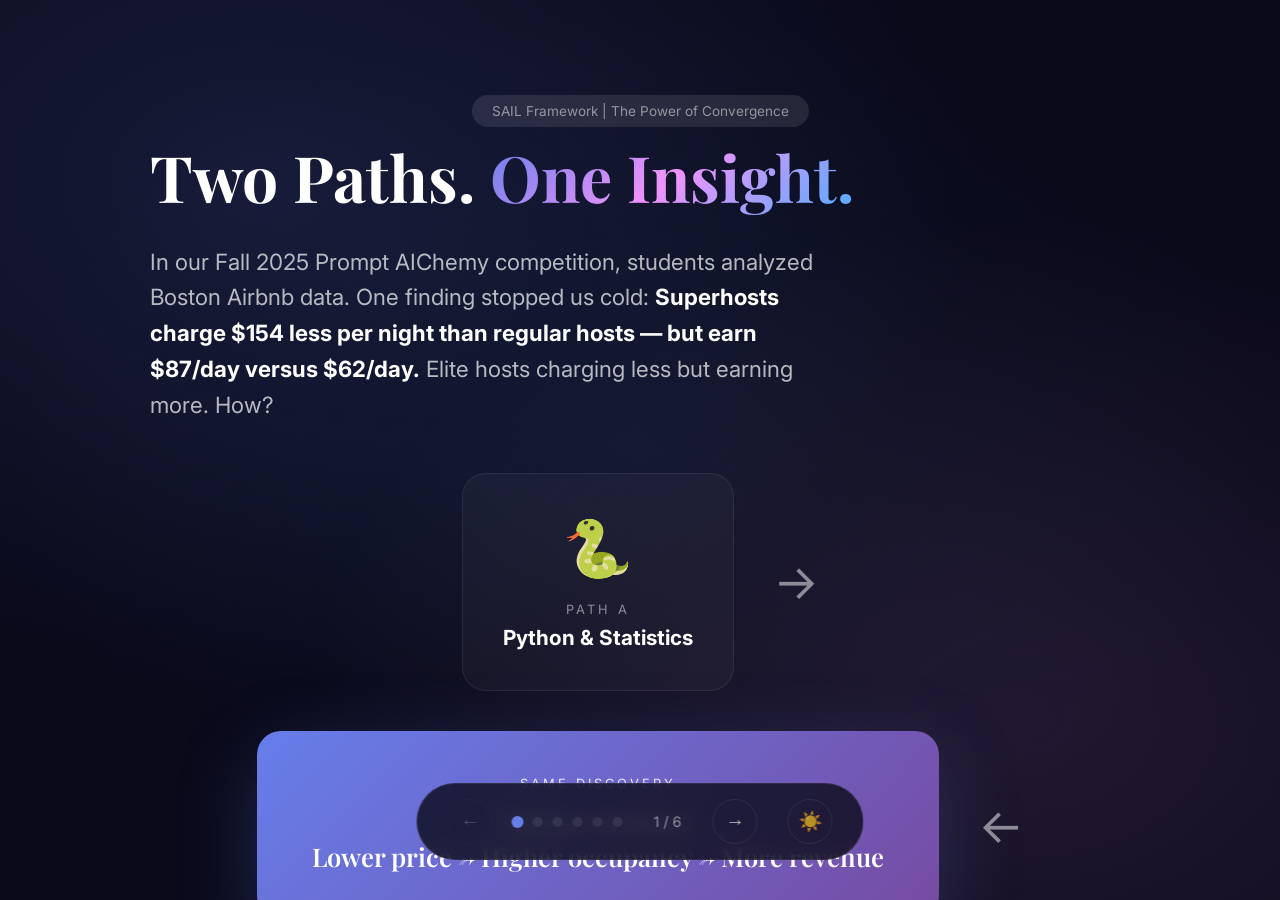
<file: index.html>
<!DOCTYPE html>
<html lang="en">

<head>
    <meta charset="UTF-8">
    <meta name="viewport" content="width=device-width, initial-scale=1.0">

    <title>The Power of Convergence | SAIL Framework</title>
    <link rel="preconnect" href="https://fonts.googleapis.com">
    <link rel="preconnect" href="https://fonts.gstatic.com" crossorigin>
    <link
        href="https://fonts.googleapis.com/css2?family=Inter:wght@300;400;500;600;700;800&family=Playfair+Display:wght@500;600;700&display=swap"
        rel="stylesheet">
    <link rel="stylesheet" href="style.css">
    <link rel="stylesheet" href="https://cdnjs.cloudflare.com/ajax/libs/font-awesome/6.0.0-beta3/css/all.min.css">
</head>

<body>
    <div class="bg-gradient"></div>

    <div class="slides-container">
        <!-- Slide 1: The Hook -->
        <div class="slide active" data-slide="1">
            <div class="slide-content">
                <div class="animate-in" style="text-align: center; margin-bottom: 20px;">
                    <span
                        style="background: rgba(255,255,255,0.1); padding: 8px 20px; border-radius: 50px; font-size: 0.85rem; color: var(--text-muted);">SAIL
                        Framework | The Power of Convergence</span>
                </div>
                <h1 class="animate-in">Two Paths. <span class="gradient-text">One Insight.</span></h1>
                <p class="subtitle animate-in delay-1">In our Fall 2025 Prompt AIChemy competition, students analyzed
                    Boston Airbnb data. One finding stopped us cold: <strong style="color: white;">Superhosts charge
                        $154 less per night than regular hosts — but earn $87/day versus $62/day.</strong> Elite hosts
                    charging less but earning more. How?</p>

                <div class="hook-visual animate-in delay-2">
                    <div class="path-card">
                        <span class="icon">🐍</span>
                        <div class="label">Path A</div>
                        <div class="name">Python & Statistics</div>
                    </div>

                    <div class="convergence-arrow">→</div>

                    <div class="insight-box">
                        <div class="label">Same Discovery</div>
                        <div class="text">Volume strategy:<br>Lower price → Higher occupancy → More revenue</div>
                    </div>

                    <div class="convergence-arrow">←</div>

                    <div class="path-card">
                        <span class="icon">✨</span>
                        <div class="label">Path B</div>
                        <div class="name">AI Prompting</div>
                    </div>
                </div>

                <p class="subtitle animate-in delay-3" style="text-align: center; margin-top: 30px;">
                    Different tools. Different methods. <strong style="color: white;">Identical strategic
                        insight.</strong><br>
                    <span style="color: var(--text-muted); font-size: 0.95em;">This convergence reveals something
                        profound about how we should think about AI in education.</span>
                </p>
            </div>
        </div>

        <!-- Slide 2: The Revelation -->
        <div class="slide" data-slide="2">
            <div class="slide-content revelation-container">
                <h2 class="animate-in">The Deeper Truth</h2>

                <div class="revelation-statement animate-in delay-1">
                    <p>
                        The <span class="highlight">tool</span> didn't produce the insight.<br>
                        The <span class="strong">thinking</span> did.
                    </p>
                </div>

                <p class="subtitle animate-in delay-2" style="text-align: center; margin: 0 auto;">
                    Whether students used Python regression or AI prompting, success required the same underlying
                    cognitive moves — the same critical thinking that distinguishes strategic analysis from
                    surface-level data crunching:
                </p>

                <div class="cognitive-moves animate-in delay-3">
                    <span class="move-tag green">Define success multi-dimensionally</span>
                    <span class="move-tag blue">Question surface-level findings</span>
                    <span class="move-tag pink">Investigate the mechanism</span>
                    <span class="move-tag purple">Consider stakeholder implications</span>
                </div>

                <p class="subtitle animate-in delay-4"
                    style="text-align: center; margin: 30px auto 0; font-size: 1rem;">
                    These four moves map directly to the SAIL framework: Social Intelligence, AI Literacy,
                    Innovation/Inquiry, and Leadership.
                </p>
            </div>
        </div>

        <!-- Slide 3: Why It Matters -->
        <div class="slide" data-slide="3">
            <div class="slide-content">
                <h2 class="animate-in">Why This <span class="gradient-text">Matters</span> for Faculty</h2>

                <div class="reasons-grid">
                    <div class="reason-card animate-in delay-1">
                        <div class="number">Insight 01</div>
                        <h3>It dissolves the false debate</h3>
                        <p>Faculty often feel caught between "teach AI tools or students will be left behind" and
                            "preserve rigorous analytical thinking." This convergence shows these aren't opposing
                            forces. Both paths required rigorous thinking. <strong>The tool is the vehicle — the
                                thinking is the destination.</strong></p>
                    </div>

                    <div class="reason-card animate-in delay-2">
                        <div class="number">Insight 02</div>
                        <h3>It validates your expertise</h3>
                        <p>You don't need to become a prompt engineer or master new tools. You already know how to
                            design questions that force critical thinking. <strong>That's the hard part. That's what
                                you've been doing your whole career.</strong> SAIL just makes you intentional about
                            which pillars your assignments activate.</p>
                    </div>

                    <div class="reason-card animate-in delay-3">
                        <div class="number">Insight 03</div>
                        <h3>AI amplifies, not replaces</h3>
                        <p>When two paths converge on the same insight, it reveals that AI isn't doing the thinking —
                            the student is. The AI (or Python) processes data faster, but <strong>the student decides
                                what to ask, notices what's surprising, interprets what it means, and considers who it
                                affects.</strong></p>
                    </div>

                    <div class="reason-card animate-in delay-4">
                        <div class="number">Insight 04</div>
                        <h3>It creates permission to experiment</h3>
                        <p>Faculty who feel intimidated by AI can see: a student used Python, another used prompts, both
                            succeeded because the assignment was well-designed. <strong>You can let students choose
                                their tools, focus on outcomes rather than methods.</strong> That's liberating.</p>
                    </div>
                </div>
            </div>
        </div>

        <!-- Slide 4: The Validation -->
        <div class="slide" data-slide="4">
            <div class="slide-content validation-slide">
                <h2 class="animate-in">You Already Know <span class="gradient-text">How to Do This</span></h2>

                <div class="validation-quote animate-in delay-1">
                    <p>
                        Faculty hear "AI in education" and think: <span class="em">I need to become a prompt engineer. I
                            need to learn new tools. I need to change everything.</span>
                    </p>
                    <p style="margin-top: 25px;">
                        The truth: <span class="highlight">SAIL doesn't require you to master AI.</span> It requires you
                        to keep doing what you do best — designing rich intellectual challenges — while being
                        intentional about which pillars those challenges activate. Whether a student answers with
                        Python, Claude, Excel, or a napkin sketch — if the question demands multi-dimensional analysis,
                        ethical consideration, and stakeholder awareness, the student will develop those capabilities.
                    </p>
                </div>

                <p class="subtitle animate-in delay-2" style="text-align: center; margin: 30px auto 20px;">
                    This means you have the freedom to:
                </p>

                <div class="faculty-actions animate-in delay-3">
                    <div class="action-item">
                        <span class="check">✓</span>
                        Let students choose their tools
                    </div>
                    <div class="action-item">
                        <span class="check">✓</span>
                        Not mandate AI use
                    </div>
                    <div class="action-item">
                        <span class="check">✓</span>
                        Not forbid AI use
                    </div>
                    <div class="action-item">
                        <span class="check">✓</span>
                        Focus on outcomes (SAIL pillars), not methods
                    </div>
                </div>
            </div>
        </div>

        <!-- Slide 5: The Amplifier -->
        <div class="slide" data-slide="5">
            <div class="slide-content amplifier-slide">
                <h2 class="animate-in">AI is the Amplifier. <span class="gradient-text">You're the Conductor.</span>
                </h2>

                <p class="subtitle animate-in delay-1" style="text-align: center; margin-bottom: 30px;">
                    This is reassuring for faculty who worry that AI will make their teaching obsolete. The opposite is
                    true: <strong style="color: white;">AI makes good question design more important than ever</strong>,
                    because students can now get surface-level answers instantly. The value-add is in the depth of
                    inquiry.
                </p>

                <div class="amplifier-visual">
                    <div class="amplifier-column ai-column animate-in delay-2">
                        <h3>What AI Does</h3>
                        <div class="amplifier-item">
                            <span class="icon">⚡</span>
                            Process data faster
                        </div>
                        <div class="amplifier-item">
                            <span class="icon">📊</span>
                            Generate initial patterns
                        </div>
                        <div class="amplifier-item">
                            <span class="icon">🔄</span>
                            Iterate on analysis
                        </div>
                        <div class="amplifier-item">
                            <span class="icon">📝</span>
                            Draft initial outputs
                        </div>
                    </div>

                    <div class="amplifier-column human-column animate-in delay-3">
                        <h3>What Students Must Do</h3>
                        <div class="amplifier-item">
                            <span class="icon">🎯</span>
                            Decide what questions to ask
                        </div>
                        <div class="amplifier-item">
                            <span class="icon">🔍</span>
                            Notice what's surprising or wrong
                        </div>
                        <div class="amplifier-item">
                            <span class="icon">💡</span>
                            Interpret what findings mean
                        </div>
                        <div class="amplifier-item">
                            <span class="icon">⚖️</span>
                            Consider who is affected
                        </div>
                    </div>
                </div>

                <p class="subtitle animate-in delay-4" style="text-align: center; margin-top: 30px; font-size: 1rem;">
                    The right column is where learning happens. The left column just accelerates the mechanics. <strong
                        style="color: white;">Your job is to design assignments that force the right column.</strong>
                </p>
            </div>
        </div>

        <!-- Slide 6: The Bottom Line -->
        <div class="slide" data-slide="6">
            <div class="slide-content bottomline-slide">
                <div class="bottomline-main">
                    <h2 class="animate-in">The Emotional Journey</h2>

                    <p class="subtitle animate-in delay-1" style="text-align: center; margin-bottom: 30px;">
                        When faculty see students using different tools arrive at the same strategic insight, something
                        shifts:
                    </p>

                    <div class="emotional-journey animate-in delay-2">
                        <div class="emotion-step">
                            <span class="emoji">😮</span>
                            <div class="label">Surprised</div>
                            <div class="desc">"Wait, they converged?"</div>
                        </div>
                        <div class="emotion-arrow">→</div>
                        <div class="emotion-step">
                            <span class="emoji">😌</span>
                            <div class="label">Relieved</div>
                            <div class="desc">"I don't have to master AI"</div>
                        </div>
                        <div class="emotion-arrow">→</div>
                        <div class="emotion-step">
                            <span class="emoji">💪</span>
                            <div class="label">Empowered</div>
                            <div class="desc">"I already know how to do this"</div>
                        </div>
                        <div class="emotion-arrow">→</div>
                        <div class="emotion-step">
                            <span class="emoji">🤔</span>
                            <div class="label">Curious</div>
                            <div class="desc">"What made this assignment work?"</div>
                        </div>
                    </div>

                    <div class="bottomline-quote animate-in delay-3">
                        <p>"When students using Python and students using AI prompting both arrive at the same strategic
                            insight, it proves that <strong>the tool isn't the teacher — the question is.</strong>"</p>
                    </div>

                    <p class="subtitle animate-in delay-4"
                        style="text-align: center; margin-top: 30px; font-size: 1rem;">
                        That curiosity — "What made this assignment work?" — is exactly what the SAIL Framework helps
                        answer.<br>
                        <strong style="color: white;">Join us at SAIL Fridays to explore how to design these experiences
                            for your own courses.</strong>
                    </p>
                </div>
            </div>
        </div>
    </div>

    <!-- Navigation -->
    <div class="nav-container">
        <button class="nav-btn" id="prevBtn" disabled>←</button>
        <div class="nav-dots">
            <div class="nav-dot active" data-slide="1"></div>
            <div class="nav-dot" data-slide="2"></div>
            <div class="nav-dot" data-slide="3"></div>
            <div class="nav-dot" data-slide="4"></div>
            <div class="nav-dot" data-slide="5"></div>
            <div class="nav-dot" data-slide="6"></div>
        </div>
        <span class="slide-counter"><span id="currentSlide">1</span> / 6</span>
        <button class="nav-btn" id="nextBtn">→</button>
        <button class="theme-toggle-btn" id="themeToggle" aria-label="Toggle Theme">
            <span class="icon">☀️</span>
        </button>
    </div>



    <script src="script.js"></script>
</body>

</html>
</file>
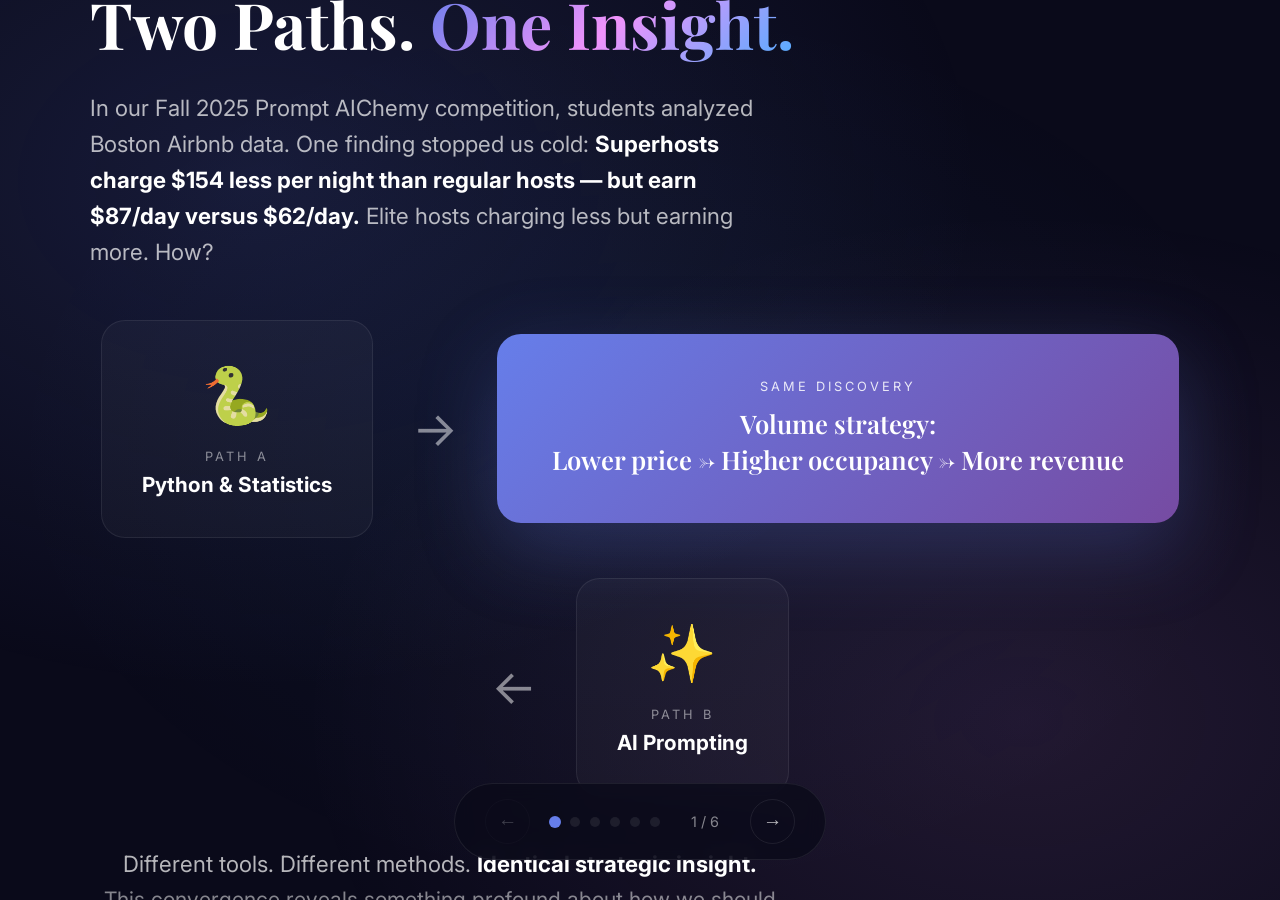
<file: power-of-convergence (1).html>
<!DOCTYPE html>
<html lang="en">
<head>
    <meta charset="UTF-8">
    <meta name="viewport" content="width=device-width, initial-scale=1.0">
    <title>The Power of Convergence | SAIL Framework</title>
    <link rel="preconnect" href="https://fonts.googleapis.com">
    <link rel="preconnect" href="https://fonts.gstatic.com" crossorigin>
    <link href="https://fonts.googleapis.com/css2?family=Inter:wght@300;400;500;600;700;800&family=Playfair+Display:wght@500;600;700&display=swap" rel="stylesheet">
    <style>
        :root {
            --bg-dark: #0a0a1a;
            --bg-card: rgba(255, 255, 255, 0.03);
            --border-subtle: rgba(255, 255, 255, 0.08);
            --text-primary: #ffffff;
            --text-secondary: rgba(255, 255, 255, 0.7);
            --text-muted: rgba(255, 255, 255, 0.5);
            --accent-purple: #667eea;
            --accent-pink: #f093fb;
            --accent-blue: #4facfe;
            --accent-green: #38a169;
            --accent-red: #e53e3e;
            --gradient-primary: linear-gradient(135deg, #667eea 0%, #764ba2 100%);
            --gradient-vibrant: linear-gradient(135deg, #667eea 0%, #f093fb 50%, #4facfe 100%);
        }

        * {
            margin: 0;
            padding: 0;
            box-sizing: border-box;
        }

        html, body {
            height: 100%;
            overflow: hidden;
        }

        body {
            font-family: 'Inter', -apple-system, BlinkMacSystemFont, sans-serif;
            background: var(--bg-dark);
            color: var(--text-primary);
        }

        /* Slide Container */
        .slides-container {
            height: 100vh;
            overflow: hidden;
            position: relative;
        }

        .slide {
            position: absolute;
            top: 0;
            left: 0;
            width: 100%;
            height: 100%;
            display: flex;
            flex-direction: column;
            justify-content: center;
            align-items: center;
            padding: 60px;
            opacity: 0;
            visibility: hidden;
            transition: opacity 0.6s ease, visibility 0.6s ease;
        }

        .slide.active {
            opacity: 1;
            visibility: visible;
        }

        .slide-content {
            max-width: 1100px;
            width: 100%;
        }

        /* Background Effects */
        .bg-gradient {
            position: fixed;
            top: 0;
            left: 0;
            right: 0;
            bottom: 0;
            background: 
                radial-gradient(ellipse at 20% 20%, rgba(102, 126, 234, 0.15) 0%, transparent 50%),
                radial-gradient(ellipse at 80% 80%, rgba(240, 147, 251, 0.1) 0%, transparent 50%),
                radial-gradient(ellipse at 50% 50%, rgba(79, 172, 254, 0.05) 0%, transparent 70%);
            pointer-events: none;
            z-index: 0;
        }

        .slide-content {
            position: relative;
            z-index: 1;
        }

        /* Typography */
        h1 {
            font-family: 'Playfair Display', serif;
            font-size: clamp(2.5rem, 6vw, 4rem);
            font-weight: 700;
            line-height: 1.15;
            margin-bottom: 30px;
        }

        h2 {
            font-family: 'Playfair Display', serif;
            font-size: clamp(1.8rem, 4vw, 2.8rem);
            font-weight: 600;
            line-height: 1.2;
            margin-bottom: 25px;
        }

        h3 {
            font-size: clamp(1.2rem, 2.5vw, 1.5rem);
            font-weight: 600;
            margin-bottom: 15px;
        }

        .gradient-text {
            background: var(--gradient-vibrant);
            -webkit-background-clip: text;
            -webkit-text-fill-color: transparent;
            background-clip: text;
        }

        .subtitle {
            font-size: clamp(1.1rem, 2.5vw, 1.4rem);
            color: var(--text-secondary);
            line-height: 1.6;
            max-width: 700px;
        }

        /* Slide 1: The Hook */
        .hook-visual {
            display: flex;
            justify-content: center;
            align-items: center;
            gap: 40px;
            margin: 50px 0;
            flex-wrap: wrap;
        }

        .path-card {
            background: var(--bg-card);
            border: 1px solid var(--border-subtle);
            border-radius: 24px;
            padding: 40px;
            text-align: center;
            min-width: 200px;
            transition: all 0.4s ease;
            cursor: pointer;
        }

        .path-card:hover {
            background: rgba(255, 255, 255, 0.06);
            transform: translateY(-8px);
            border-color: rgba(255, 255, 255, 0.15);
        }

        .path-card .icon {
            font-size: 3.5rem;
            margin-bottom: 20px;
            display: block;
        }

        .path-card .label {
            font-size: 0.8rem;
            text-transform: uppercase;
            letter-spacing: 3px;
            color: var(--text-muted);
            margin-bottom: 8px;
        }

        .path-card .name {
            font-size: 1.3rem;
            font-weight: 700;
        }

        .convergence-arrow {
            font-size: 3rem;
            color: var(--text-muted);
            animation: pulse-arrow 2s ease-in-out infinite;
        }

        @keyframes pulse-arrow {
            0%, 100% { opacity: 0.3; transform: scale(1); }
            50% { opacity: 0.8; transform: scale(1.1); }
        }

        .insight-box {
            background: var(--gradient-primary);
            border-radius: 24px;
            padding: 45px 55px;
            text-align: center;
            box-shadow: 0 25px 80px rgba(102, 126, 234, 0.25);
            min-width: 300px;
        }

        .insight-box .label {
            font-size: 0.8rem;
            text-transform: uppercase;
            letter-spacing: 3px;
            opacity: 0.85;
            margin-bottom: 12px;
        }

        .insight-box .text {
            font-family: 'Playfair Display', serif;
            font-size: 1.6rem;
            font-weight: 600;
            line-height: 1.4;
        }

        /* Slide 2: The Revelation */
        .revelation-container {
            text-align: center;
        }

        .revelation-statement {
            background: var(--bg-card);
            border: 1px solid var(--border-subtle);
            border-radius: 30px;
            padding: 60px 70px;
            margin: 40px auto;
            max-width: 850px;
        }

        .revelation-statement p {
            font-size: clamp(1.5rem, 3.5vw, 2.2rem);
            line-height: 1.6;
            font-weight: 500;
        }

        .revelation-statement .dim {
            color: var(--text-muted);
        }

        .revelation-statement .highlight {
            color: var(--accent-pink);
            font-style: italic;
        }

        .revelation-statement .strong {
            background: var(--gradient-vibrant);
            -webkit-background-clip: text;
            -webkit-text-fill-color: transparent;
            background-clip: text;
            font-weight: 700;
        }

        .cognitive-moves {
            display: flex;
            justify-content: center;
            gap: 15px;
            flex-wrap: wrap;
            margin-top: 40px;
        }

        .move-tag {
            background: rgba(255, 255, 255, 0.05);
            border: 1px solid rgba(255, 255, 255, 0.12);
            padding: 14px 24px;
            border-radius: 50px;
            font-size: 0.95rem;
            font-weight: 500;
            transition: all 0.3s ease;
            cursor: default;
        }

        .move-tag:hover {
            background: rgba(255, 255, 255, 0.1);
            transform: translateY(-3px);
        }

        .move-tag.green { border-color: var(--accent-green); color: #68d391; }
        .move-tag.blue { border-color: var(--accent-blue); color: #90cdf4; }
        .move-tag.pink { border-color: var(--accent-pink); color: #f9a8d4; }
        .move-tag.purple { border-color: var(--accent-purple); color: #b794f4; }

        /* Slide 3: Why It Matters */
        .reasons-grid {
            display: grid;
            grid-template-columns: repeat(2, 1fr);
            gap: 25px;
            margin-top: 40px;
        }

        @media (max-width: 900px) {
            .reasons-grid {
                grid-template-columns: 1fr;
            }
        }

        .reason-card {
            background: var(--bg-card);
            border: 1px solid var(--border-subtle);
            border-radius: 20px;
            padding: 35px;
            transition: all 0.4s ease;
            cursor: pointer;
            position: relative;
            overflow: hidden;
        }

        .reason-card::before {
            content: '';
            position: absolute;
            top: 0;
            left: 0;
            width: 4px;
            height: 100%;
            background: var(--gradient-primary);
            opacity: 0;
            transition: opacity 0.3s ease;
        }

        .reason-card:hover {
            background: rgba(255, 255, 255, 0.05);
            transform: translateX(5px);
        }

        .reason-card:hover::before {
            opacity: 1;
        }

        .reason-card .number {
            font-size: 0.8rem;
            font-weight: 700;
            color: var(--accent-purple);
            text-transform: uppercase;
            letter-spacing: 2px;
            margin-bottom: 12px;
        }

        .reason-card h3 {
            font-size: 1.25rem;
            margin-bottom: 12px;
            color: var(--text-primary);
        }

        .reason-card p {
            font-size: 1rem;
            color: var(--text-secondary);
            line-height: 1.6;
        }

        /* Slide 4: The Validation */
        .validation-slide {
            text-align: center;
        }

        .validation-quote {
            background: var(--bg-card);
            border: 1px solid var(--border-subtle);
            border-radius: 30px;
            padding: 50px 60px;
            margin: 40px auto;
            max-width: 900px;
            position: relative;
        }

        .validation-quote::before {
            content: '"';
            position: absolute;
            top: 20px;
            left: 30px;
            font-family: 'Playfair Display', serif;
            font-size: 6rem;
            color: var(--accent-purple);
            opacity: 0.2;
            line-height: 1;
        }

        .validation-quote p {
            font-size: clamp(1.2rem, 2.5vw, 1.6rem);
            line-height: 1.7;
            color: var(--text-secondary);
            position: relative;
            z-index: 1;
        }

        .validation-quote .em {
            color: var(--text-primary);
            font-weight: 600;
        }

        .validation-quote .highlight {
            background: var(--gradient-vibrant);
            -webkit-background-clip: text;
            -webkit-text-fill-color: transparent;
            background-clip: text;
            font-weight: 700;
        }

        .faculty-actions {
            display: flex;
            justify-content: center;
            gap: 20px;
            flex-wrap: wrap;
            margin-top: 40px;
        }

        .action-item {
            background: rgba(255, 255, 255, 0.03);
            border: 1px solid var(--border-subtle);
            padding: 18px 28px;
            border-radius: 12px;
            display: flex;
            align-items: center;
            gap: 12px;
            font-size: 1rem;
            color: var(--text-secondary);
            transition: all 0.3s ease;
        }

        .action-item:hover {
            background: rgba(255, 255, 255, 0.06);
            border-color: var(--accent-green);
            color: var(--text-primary);
        }

        .action-item .check {
            color: var(--accent-green);
            font-size: 1.2rem;
        }

        /* Slide 5: The Amplifier */
        .amplifier-slide {
            text-align: center;
        }

        .amplifier-visual {
            display: flex;
            justify-content: center;
            align-items: stretch;
            gap: 30px;
            margin: 50px 0;
            flex-wrap: wrap;
        }

        .amplifier-column {
            background: var(--bg-card);
            border: 1px solid var(--border-subtle);
            border-radius: 24px;
            padding: 40px;
            flex: 1;
            min-width: 280px;
            max-width: 400px;
        }

        .amplifier-column.ai-column {
            border-color: rgba(102, 126, 234, 0.3);
        }

        .amplifier-column.human-column {
            background: linear-gradient(135deg, rgba(102, 126, 234, 0.1) 0%, rgba(240, 147, 251, 0.1) 100%);
            border-color: rgba(240, 147, 251, 0.3);
        }

        .amplifier-column h3 {
            font-size: 1.1rem;
            text-transform: uppercase;
            letter-spacing: 2px;
            margin-bottom: 25px;
            color: var(--text-muted);
        }

        .amplifier-column.human-column h3 {
            background: var(--gradient-vibrant);
            -webkit-background-clip: text;
            -webkit-text-fill-color: transparent;
            background-clip: text;
        }

        .amplifier-item {
            padding: 15px 0;
            border-bottom: 1px solid var(--border-subtle);
            font-size: 1.05rem;
            color: var(--text-secondary);
            text-align: left;
            display: flex;
            align-items: center;
            gap: 12px;
        }

        .amplifier-item:last-child {
            border-bottom: none;
        }

        .amplifier-column.human-column .amplifier-item {
            color: var(--text-primary);
            font-weight: 500;
        }

        .amplifier-item .icon {
            font-size: 1.2rem;
        }

        /* Slide 6: The Bottom Line */
        .bottomline-slide {
            text-align: center;
        }

        .bottomline-main {
            margin: 50px auto;
            max-width: 900px;
        }

        .bottomline-main h2 {
            font-size: clamp(1.8rem, 4vw, 2.8rem);
            line-height: 1.4;
            margin-bottom: 30px;
        }

        .bottomline-quote {
            background: var(--gradient-primary);
            border-radius: 20px;
            padding: 40px 50px;
            margin: 40px auto;
            max-width: 800px;
            box-shadow: 0 25px 80px rgba(102, 126, 234, 0.3);
        }

        .bottomline-quote p {
            font-size: clamp(1.2rem, 2.5vw, 1.5rem);
            font-weight: 500;
            line-height: 1.6;
        }

        .emotional-journey {
            display: flex;
            justify-content: center;
            gap: 15px;
            flex-wrap: wrap;
            margin-top: 50px;
        }

        .emotion-step {
            background: var(--bg-card);
            border: 1px solid var(--border-subtle);
            padding: 20px 30px;
            border-radius: 16px;
            text-align: center;
            min-width: 150px;
            transition: all 0.3s ease;
        }

        .emotion-step:hover {
            transform: translateY(-5px);
            background: rgba(255, 255, 255, 0.05);
        }

        .emotion-step .emoji {
            font-size: 2rem;
            margin-bottom: 10px;
            display: block;
        }

        .emotion-step .label {
            font-size: 0.85rem;
            font-weight: 600;
            color: var(--text-primary);
            margin-bottom: 5px;
        }

        .emotion-step .desc {
            font-size: 0.8rem;
            color: var(--text-muted);
        }

        .emotion-arrow {
            display: flex;
            align-items: center;
            color: var(--text-muted);
            font-size: 1.5rem;
        }

        /* Navigation */
        .nav-container {
            position: fixed;
            bottom: 40px;
            left: 50%;
            transform: translateX(-50%);
            display: flex;
            align-items: center;
            gap: 20px;
            z-index: 100;
            background: rgba(10, 10, 26, 0.8);
            backdrop-filter: blur(10px);
            padding: 15px 30px;
            border-radius: 50px;
            border: 1px solid var(--border-subtle);
        }

        .nav-btn {
            background: transparent;
            border: 1px solid var(--border-subtle);
            color: var(--text-secondary);
            width: 45px;
            height: 45px;
            border-radius: 50%;
            cursor: pointer;
            font-size: 1.2rem;
            display: flex;
            align-items: center;
            justify-content: center;
            transition: all 0.3s ease;
        }

        .nav-btn:hover:not(:disabled) {
            background: var(--accent-purple);
            border-color: var(--accent-purple);
            color: white;
        }

        .nav-btn:disabled {
            opacity: 0.3;
            cursor: not-allowed;
        }

        .nav-dots {
            display: flex;
            gap: 10px;
        }

        .nav-dot {
            width: 10px;
            height: 10px;
            border-radius: 50%;
            background: var(--border-subtle);
            cursor: pointer;
            transition: all 0.3s ease;
        }

        .nav-dot.active {
            background: var(--accent-purple);
            transform: scale(1.2);
        }

        .nav-dot:hover:not(.active) {
            background: rgba(255, 255, 255, 0.3);
        }

        .slide-counter {
            font-size: 0.9rem;
            color: var(--text-muted);
            min-width: 50px;
            text-align: center;
        }

        /* Responsive */
        @media (max-width: 768px) {
            .slide {
                padding: 30px;
            }

            .hook-visual {
                flex-direction: column;
                gap: 25px;
            }

            .convergence-arrow {
                transform: rotate(90deg);
            }

            .nav-container {
                padding: 12px 20px;
                gap: 15px;
            }

            .nav-btn {
                width: 40px;
                height: 40px;
            }

            .amplifier-visual {
                flex-direction: column;
            }

            .emotional-journey {
                flex-direction: column;
                align-items: center;
            }

            .emotion-arrow {
                transform: rotate(90deg);
            }
        }

        /* Animations */
        @keyframes fadeInUp {
            from {
                opacity: 0;
                transform: translateY(30px);
            }
            to {
                opacity: 1;
                transform: translateY(0);
            }
        }

        .slide.active .animate-in {
            animation: fadeInUp 0.6s ease forwards;
        }

        .slide.active .animate-in.delay-1 { animation-delay: 0.1s; opacity: 0; }
        .slide.active .animate-in.delay-2 { animation-delay: 0.2s; opacity: 0; }
        .slide.active .animate-in.delay-3 { animation-delay: 0.3s; opacity: 0; }
        .slide.active .animate-in.delay-4 { animation-delay: 0.4s; opacity: 0; }
        .slide.active .animate-in.delay-5 { animation-delay: 0.5s; opacity: 0; }
    </style>
</head>
<body>
    <div class="bg-gradient"></div>

    <div class="slides-container">
        <!-- Slide 1: The Hook -->
        <div class="slide active" data-slide="1">
            <div class="slide-content">
                <div class="animate-in" style="text-align: center; margin-bottom: 20px;">
                    <span style="background: rgba(255,255,255,0.1); padding: 8px 20px; border-radius: 50px; font-size: 0.85rem; color: var(--text-muted);">SAIL Framework | The Power of Convergence</span>
                </div>
                <h1 class="animate-in">Two Paths. <span class="gradient-text">One Insight.</span></h1>
                <p class="subtitle animate-in delay-1">In our Fall 2025 Prompt AIChemy competition, students analyzed Boston Airbnb data. One finding stopped us cold: <strong style="color: white;">Superhosts charge $154 less per night than regular hosts — but earn $87/day versus $62/day.</strong> Elite hosts charging less but earning more. How?</p>

                <div class="hook-visual animate-in delay-2">
                    <div class="path-card">
                        <span class="icon">🐍</span>
                        <div class="label">Path A</div>
                        <div class="name">Python & Statistics</div>
                    </div>

                    <div class="convergence-arrow">→</div>

                    <div class="insight-box">
                        <div class="label">Same Discovery</div>
                        <div class="text">Volume strategy:<br>Lower price → Higher occupancy → More revenue</div>
                    </div>

                    <div class="convergence-arrow">←</div>

                    <div class="path-card">
                        <span class="icon">✨</span>
                        <div class="label">Path B</div>
                        <div class="name">AI Prompting</div>
                    </div>
                </div>

                <p class="subtitle animate-in delay-3" style="text-align: center; margin-top: 30px;">
                    Different tools. Different methods. <strong style="color: white;">Identical strategic insight.</strong><br>
                    <span style="color: var(--text-muted); font-size: 0.95em;">This convergence reveals something profound about how we should think about AI in education.</span>
                </p>
            </div>
        </div>

        <!-- Slide 2: The Revelation -->
        <div class="slide" data-slide="2">
            <div class="slide-content revelation-container">
                <h2 class="animate-in">The Deeper Truth</h2>

                <div class="revelation-statement animate-in delay-1">
                    <p>
                        The <span class="highlight">tool</span> didn't produce the insight.<br>
                        The <span class="strong">thinking</span> did.
                    </p>
                </div>

                <p class="subtitle animate-in delay-2" style="text-align: center; margin: 0 auto;">
                    Whether students used Python regression or AI prompting, success required the same underlying cognitive moves — the same critical thinking that distinguishes strategic analysis from surface-level data crunching:
                </p>

                <div class="cognitive-moves animate-in delay-3">
                    <span class="move-tag green">Define success multi-dimensionally</span>
                    <span class="move-tag blue">Question surface-level findings</span>
                    <span class="move-tag pink">Investigate the mechanism</span>
                    <span class="move-tag purple">Consider stakeholder implications</span>
                </div>

                <p class="subtitle animate-in delay-4" style="text-align: center; margin: 30px auto 0; font-size: 1rem;">
                    These four moves map directly to the SAIL framework: Social Intelligence, AI Literacy, Innovation/Inquiry, and Leadership.
                </p>
            </div>
        </div>

        <!-- Slide 3: Why It Matters -->
        <div class="slide" data-slide="3">
            <div class="slide-content">
                <h2 class="animate-in">Why This <span class="gradient-text">Matters</span> for Faculty</h2>

                <div class="reasons-grid">
                    <div class="reason-card animate-in delay-1">
                        <div class="number">Insight 01</div>
                        <h3>It dissolves the false debate</h3>
                        <p>Faculty often feel caught between "teach AI tools or students will be left behind" and "preserve rigorous analytical thinking." This convergence shows these aren't opposing forces. Both paths required rigorous thinking. <strong>The tool is the vehicle — the thinking is the destination.</strong></p>
                    </div>

                    <div class="reason-card animate-in delay-2">
                        <div class="number">Insight 02</div>
                        <h3>It validates your expertise</h3>
                        <p>You don't need to become a prompt engineer or master new tools. You already know how to design questions that force critical thinking. <strong>That's the hard part. That's what you've been doing your whole career.</strong> SAIL just makes you intentional about which pillars your assignments activate.</p>
                    </div>

                    <div class="reason-card animate-in delay-3">
                        <div class="number">Insight 03</div>
                        <h3>AI amplifies, not replaces</h3>
                        <p>When two paths converge on the same insight, it reveals that AI isn't doing the thinking — the student is. The AI (or Python) processes data faster, but <strong>the student decides what to ask, notices what's surprising, interprets what it means, and considers who it affects.</strong></p>
                    </div>

                    <div class="reason-card animate-in delay-4">
                        <div class="number">Insight 04</div>
                        <h3>It creates permission to experiment</h3>
                        <p>Faculty who feel intimidated by AI can see: a student used Python, another used prompts, both succeeded because the assignment was well-designed. <strong>You can let students choose their tools, focus on outcomes rather than methods.</strong> That's liberating.</p>
                    </div>
                </div>
            </div>
        </div>

        <!-- Slide 4: The Validation -->
        <div class="slide" data-slide="4">
            <div class="slide-content validation-slide">
                <h2 class="animate-in">You Already Know <span class="gradient-text">How to Do This</span></h2>

                <div class="validation-quote animate-in delay-1">
                    <p>
                        Faculty hear "AI in education" and think: <span class="em">I need to become a prompt engineer. I need to learn new tools. I need to change everything.</span>
                    </p>
                    <p style="margin-top: 25px;">
                        The truth: <span class="highlight">SAIL doesn't require you to master AI.</span> It requires you to keep doing what you do best — designing rich intellectual challenges — while being intentional about which pillars those challenges activate. Whether a student answers with Python, Claude, Excel, or a napkin sketch — if the question demands multi-dimensional analysis, ethical consideration, and stakeholder awareness, the student will develop those capabilities.
                    </p>
                </div>

                <p class="subtitle animate-in delay-2" style="text-align: center; margin: 30px auto 20px;">
                    This means you have the freedom to:
                </p>

                <div class="faculty-actions animate-in delay-3">
                    <div class="action-item">
                        <span class="check">✓</span>
                        Let students choose their tools
                    </div>
                    <div class="action-item">
                        <span class="check">✓</span>
                        Not mandate AI use
                    </div>
                    <div class="action-item">
                        <span class="check">✓</span>
                        Not forbid AI use
                    </div>
                    <div class="action-item">
                        <span class="check">✓</span>
                        Focus on outcomes (SAIL pillars), not methods
                    </div>
                </div>
            </div>
        </div>

        <!-- Slide 5: The Amplifier -->
        <div class="slide" data-slide="5">
            <div class="slide-content amplifier-slide">
                <h2 class="animate-in">AI is the Amplifier. <span class="gradient-text">You're the Conductor.</span></h2>

                <p class="subtitle animate-in delay-1" style="text-align: center; margin-bottom: 30px;">
                    This is reassuring for faculty who worry that AI will make their teaching obsolete. The opposite is true: <strong style="color: white;">AI makes good question design more important than ever</strong>, because students can now get surface-level answers instantly. The value-add is in the depth of inquiry.
                </p>

                <div class="amplifier-visual">
                    <div class="amplifier-column ai-column animate-in delay-2">
                        <h3>What AI Does</h3>
                        <div class="amplifier-item">
                            <span class="icon">⚡</span>
                            Process data faster
                        </div>
                        <div class="amplifier-item">
                            <span class="icon">📊</span>
                            Generate initial patterns
                        </div>
                        <div class="amplifier-item">
                            <span class="icon">🔄</span>
                            Iterate on analysis
                        </div>
                        <div class="amplifier-item">
                            <span class="icon">📝</span>
                            Draft initial outputs
                        </div>
                    </div>

                    <div class="amplifier-column human-column animate-in delay-3">
                        <h3>What Students Must Do</h3>
                        <div class="amplifier-item">
                            <span class="icon">🎯</span>
                            Decide what questions to ask
                        </div>
                        <div class="amplifier-item">
                            <span class="icon">🔍</span>
                            Notice what's surprising or wrong
                        </div>
                        <div class="amplifier-item">
                            <span class="icon">💡</span>
                            Interpret what findings mean
                        </div>
                        <div class="amplifier-item">
                            <span class="icon">⚖️</span>
                            Consider who is affected
                        </div>
                    </div>
                </div>

                <p class="subtitle animate-in delay-4" style="text-align: center; margin-top: 30px; font-size: 1rem;">
                    The right column is where learning happens. The left column just accelerates the mechanics. <strong style="color: white;">Your job is to design assignments that force the right column.</strong>
                </p>
            </div>
        </div>

        <!-- Slide 6: The Bottom Line -->
        <div class="slide" data-slide="6">
            <div class="slide-content bottomline-slide">
                <div class="bottomline-main">
                    <h2 class="animate-in">The Emotional Journey</h2>
                    
                    <p class="subtitle animate-in delay-1" style="text-align: center; margin-bottom: 30px;">
                        When faculty see students using different tools arrive at the same strategic insight, something shifts:
                    </p>

                    <div class="emotional-journey animate-in delay-2">
                        <div class="emotion-step">
                            <span class="emoji">😮</span>
                            <div class="label">Surprised</div>
                            <div class="desc">"Wait, they converged?"</div>
                        </div>
                        <div class="emotion-arrow">→</div>
                        <div class="emotion-step">
                            <span class="emoji">😌</span>
                            <div class="label">Relieved</div>
                            <div class="desc">"I don't have to master AI"</div>
                        </div>
                        <div class="emotion-arrow">→</div>
                        <div class="emotion-step">
                            <span class="emoji">💪</span>
                            <div class="label">Empowered</div>
                            <div class="desc">"I already know how to do this"</div>
                        </div>
                        <div class="emotion-arrow">→</div>
                        <div class="emotion-step">
                            <span class="emoji">🤔</span>
                            <div class="label">Curious</div>
                            <div class="desc">"What made this assignment work?"</div>
                        </div>
                    </div>

                    <div class="bottomline-quote animate-in delay-3">
                        <p>"When students using Python and students using AI prompting both arrive at the same strategic insight, it proves that <strong>the tool isn't the teacher — the question is.</strong>"</p>
                    </div>

                    <p class="subtitle animate-in delay-4" style="text-align: center; margin-top: 30px; font-size: 1rem;">
                        That curiosity — "What made this assignment work?" — is exactly what the SAIL Framework helps answer.<br>
                        <strong style="color: white;">Join us at SAIL Fridays to explore how to design these experiences for your own courses.</strong>
                    </p>
                </div>
            </div>
        </div>
    </div>

    <!-- Navigation -->
    <div class="nav-container">
        <button class="nav-btn" id="prevBtn" disabled>←</button>
        <div class="nav-dots">
            <div class="nav-dot active" data-slide="1"></div>
            <div class="nav-dot" data-slide="2"></div>
            <div class="nav-dot" data-slide="3"></div>
            <div class="nav-dot" data-slide="4"></div>
            <div class="nav-dot" data-slide="5"></div>
            <div class="nav-dot" data-slide="6"></div>
        </div>
        <span class="slide-counter"><span id="currentSlide">1</span> / 6</span>
        <button class="nav-btn" id="nextBtn">→</button>
    </div>

    <script>
        const slides = document.querySelectorAll('.slide');
        const dots = document.querySelectorAll('.nav-dot');
        const prevBtn = document.getElementById('prevBtn');
        const nextBtn = document.getElementById('nextBtn');
        const currentSlideEl = document.getElementById('currentSlide');
        let currentSlide = 1;
        const totalSlides = 6;

        function goToSlide(n) {
            // Remove active from all
            slides.forEach(s => s.classList.remove('active'));
            dots.forEach(d => d.classList.remove('active'));

            // Set new active
            currentSlide = n;
            slides[currentSlide - 1].classList.add('active');
            dots[currentSlide - 1].classList.add('active');
            currentSlideEl.textContent = currentSlide;

            // Update buttons
            prevBtn.disabled = currentSlide === 1;
            nextBtn.disabled = currentSlide === totalSlides;
        }

        prevBtn.addEventListener('click', () => {
            if (currentSlide > 1) goToSlide(currentSlide - 1);
        });

        nextBtn.addEventListener('click', () => {
            if (currentSlide < totalSlides) goToSlide(currentSlide + 1);
        });

        dots.forEach(dot => {
            dot.addEventListener('click', () => {
                goToSlide(parseInt(dot.dataset.slide));
            });
        });

        // Keyboard navigation
        document.addEventListener('keydown', (e) => {
            if (e.key === 'ArrowRight' || e.key === ' ') {
                e.preventDefault();
                if (currentSlide < totalSlides) goToSlide(currentSlide + 1);
            } else if (e.key === 'ArrowLeft') {
                e.preventDefault();
                if (currentSlide > 1) goToSlide(currentSlide - 1);
            }
        });

        // Touch swipe support
        let touchStartX = 0;
        let touchEndX = 0;

        document.addEventListener('touchstart', e => {
            touchStartX = e.changedTouches[0].screenX;
        });

        document.addEventListener('touchend', e => {
            touchEndX = e.changedTouches[0].screenX;
            handleSwipe();
        });

        function handleSwipe() {
            const swipeThreshold = 50;
            const diff = touchStartX - touchEndX;

            if (Math.abs(diff) > swipeThreshold) {
                if (diff > 0 && currentSlide < totalSlides) {
                    // Swipe left - next slide
                    goToSlide(currentSlide + 1);
                } else if (diff < 0 && currentSlide > 1) {
                    // Swipe right - previous slide
                    goToSlide(currentSlide - 1);
                }
            }
        }
    </script>
</body>
</html>
</file>
<file: style.css>
:root {
    /* Core Colors - Dark Mode (Default) */
    --bg-main: #0a0a1a;
    --bg-card: rgba(255, 255, 255, 0.03);
    --border-subtle: rgba(255, 255, 255, 0.08);

    --text-primary: #ffffff;
    --text-secondary: rgba(255, 255, 255, 0.7);
    --text-muted: rgba(255, 255, 255, 0.5);

    /* Accents */
    --accent-purple: #667eea;
    --accent-pink: #f093fb;
    --accent-blue: #4facfe;
    --accent-green: #38a169;
    --accent-red: #e53e3e;

    /* Gradients */
    --gradient-primary: linear-gradient(135deg, #667eea 0%, #764ba2 100%);
    --gradient-vibrant: linear-gradient(135deg, #667eea 0%, #f093fb 50%, #4facfe 100%);

    /* UI Elements */
    --nav-bg: rgba(10, 10, 26, 0.8);
    --nav-hover: rgba(255, 255, 255, 0.3);
    --card-hover: rgba(255, 255, 255, 0.06);
    --card-hover-border: rgba(255, 255, 255, 0.15);

    /* Background Blobs */
    --blob-1: rgba(102, 126, 234, 0.15);
    --blob-2: rgba(240, 147, 251, 0.1);
    --blob-3: rgba(79, 172, 254, 0.05);

    /* Tag Colors */
    --tag-bg: rgba(255, 255, 255, 0.05);
    --tag-border: rgba(255, 255, 255, 0.12);
    --tag-hover: rgba(255, 255, 255, 0.1);
}

[data-theme="light"] {
    /* Core Colors - Light Mode */
    --bg-main: #f8f9fa;
    --bg-card: #ffffff;
    --border-subtle: rgba(0, 0, 0, 0.08);

    --text-primary: #1a202c;
    --text-secondary: #4a5568;
    --text-muted: #718096;

    /* UI Elements */
    --nav-bg: rgba(255, 255, 255, 0.8);
    --nav-hover: rgba(0, 0, 0, 0.1);
    --card-hover: rgba(0, 0, 0, 0.02);
    --card-hover-border: rgba(0, 0, 0, 0.1);

    /* Background Blobs - Slightly darker/more saturated for visibility on light */
    --blob-1: rgba(102, 126, 234, 0.1);
    --blob-2: rgba(240, 147, 251, 0.1);
    --blob-3: rgba(79, 172, 254, 0.05);

    /* Tag Colors */
    --tag-bg: rgba(0, 0, 0, 0.03);
    --tag-border: rgba(0, 0, 0, 0.08);
    --tag-hover: rgba(0, 0, 0, 0.05);
}

* {
    margin: 0;
    padding: 0;
    box-sizing: border-box;
}

html,
body {
    height: 100%;
    overflow: hidden;
}

body {
    font-family: 'Inter', -apple-system, BlinkMacSystemFont, sans-serif;
    background: var(--bg-main);
    color: var(--text-primary);
    transition: background-color 0.3s ease, color 0.3s ease;
}

/* Slide Container */
.slides-container {
    height: 100vh;
    overflow: hidden;
    position: relative;
}

.slide {
    position: absolute;
    top: 0;
    left: 0;
    width: 100%;
    height: 100%;
    display: flex;
    flex-direction: column;
    /* justify-content: center; Removed to prevent clipping */
    align-items: center;
    padding: 0;
    /* Move padding to content */
    opacity: 0;
    visibility: hidden;
    transition: opacity 0.6s ease, visibility 0.6s ease;
    overflow-y: auto;
    /* Allow scrolling */
    -webkit-overflow-scrolling: touch;
}

.slide.active {
    opacity: 1;
    visibility: visible;
}

.slide-content {
    max-width: 1100px;
    width: 100%;
    position: relative;
    z-index: 1;
    margin: auto;
    /* Center vertically */
    padding: 100px 60px 120px;
    /* Top padding, side padding, bottom padding for nav */
}

/* Background Effects */
.bg-gradient {
    position: fixed;
    top: 0;
    left: 0;
    right: 0;
    bottom: 0;
    background:
        radial-gradient(ellipse at 20% 20%, var(--blob-1) 0%, transparent 50%),
        radial-gradient(ellipse at 80% 80%, var(--blob-2) 0%, transparent 50%),
        radial-gradient(ellipse at 50% 50%, var(--blob-3) 0%, transparent 70%);
    pointer-events: none;
    z-index: 0;
    transition: background 0.3s ease;
}

/* Typography */
h1 {
    font-family: 'Playfair Display', serif;
    font-size: clamp(2.5rem, 6vw, 4rem);
    font-weight: 700;
    line-height: 1.15;
    margin-bottom: 30px;
}

h2 {
    font-family: 'Playfair Display', serif;
    font-size: clamp(1.8rem, 4vw, 2.8rem);
    font-weight: 600;
    line-height: 1.2;
    margin-bottom: 25px;
}

h3 {
    font-size: clamp(1.2rem, 2.5vw, 1.5rem);
    font-weight: 600;
    margin-bottom: 15px;
}

.gradient-text {
    background: var(--gradient-vibrant);
    -webkit-background-clip: text;
    -webkit-text-fill-color: transparent;
    background-clip: text;
}

.subtitle {
    font-size: clamp(1.1rem, 2.5vw, 1.4rem);
    color: var(--text-secondary);
    line-height: 1.6;
    max-width: 700px;
}

/* Slide 1: The Hook */
.hook-visual {
    display: flex;
    justify-content: center;
    align-items: center;
    gap: 40px;
    margin: 50px 0;
    flex-wrap: wrap;
}

.path-card {
    background: var(--bg-card);
    border: 1px solid var(--border-subtle);
    border-radius: 24px;
    padding: 40px;
    text-align: center;
    min-width: 200px;
    transition: all 0.4s ease;
    cursor: pointer;
}

.path-card:hover {
    background: var(--card-hover);
    transform: translateY(-8px);
    border-color: var(--card-hover-border);
}

.path-card .icon {
    font-size: 3.5rem;
    margin-bottom: 20px;
    display: block;
}

.path-card .label {
    font-size: 0.8rem;
    text-transform: uppercase;
    letter-spacing: 3px;
    color: var(--text-muted);
    margin-bottom: 8px;
}

.path-card .name {
    font-size: 1.3rem;
    font-weight: 700;
}

.convergence-arrow {
    font-size: 3rem;
    color: var(--text-muted);
    animation: pulse-arrow 2s ease-in-out infinite;
}

@keyframes pulse-arrow {

    0%,
    100% {
        opacity: 0.3;
        transform: scale(1);
    }

    50% {
        opacity: 0.8;
        transform: scale(1.1);
    }
}

.insight-box {
    background: var(--gradient-primary);
    border-radius: 24px;
    padding: 45px 55px;
    text-align: center;
    box-shadow: 0 25px 80px rgba(102, 126, 234, 0.25);
    min-width: 300px;
    color: white;
    /* Always white text on gradient bg */
}

.insight-box .label {
    font-size: 0.8rem;
    text-transform: uppercase;
    letter-spacing: 3px;
    opacity: 0.85;
    margin-bottom: 12px;
}

.insight-box .text {
    font-family: 'Playfair Display', serif;
    font-size: 1.6rem;
    font-weight: 600;
    line-height: 1.4;
}

/* Slide 2: The Revelation */
.revelation-container {
    text-align: center;
}

.revelation-statement {
    background: var(--bg-card);
    border: 1px solid var(--border-subtle);
    border-radius: 30px;
    padding: 60px 70px;
    margin: 40px auto;
    max-width: 850px;
}

.revelation-statement p {
    font-size: clamp(1.5rem, 3.5vw, 2.2rem);
    line-height: 1.6;
    font-weight: 500;
}

.revelation-statement .dim {
    color: var(--text-muted);
}

.revelation-statement .highlight {
    color: var(--accent-pink);
    font-style: italic;
}

.revelation-statement .strong {
    background: var(--gradient-vibrant);
    -webkit-background-clip: text;
    -webkit-text-fill-color: transparent;
    background-clip: text;
    font-weight: 700;
}

.cognitive-moves {
    display: flex;
    justify-content: center;
    gap: 15px;
    flex-wrap: wrap;
    margin-top: 40px;
}

.move-tag {
    background: var(--tag-bg);
    border: 1px solid var(--tag-border);
    padding: 14px 24px;
    border-radius: 50px;
    font-size: 0.95rem;
    font-weight: 500;
    transition: all 0.3s ease;
    cursor: default;
}

.move-tag:hover {
    background: var(--tag-hover);
    transform: translateY(-3px);
}

.move-tag.green {
    border-color: var(--accent-green);
    color: #68d391;
}

[data-theme="light"] .move-tag.green {
    color: #2f855a;
}

.move-tag.blue {
    border-color: var(--accent-blue);
    color: #90cdf4;
}

[data-theme="light"] .move-tag.blue {
    color: #3182ce;
}

.move-tag.pink {
    border-color: var(--accent-pink);
    color: #f9a8d4;
}

[data-theme="light"] .move-tag.pink {
    color: #d53f8c;
}

.move-tag.purple {
    border-color: var(--accent-purple);
    color: #b794f4;
}

[data-theme="light"] .move-tag.purple {
    color: #805ad5;
}

/* Slide 3: Why It Matters */
.reasons-grid {
    display: grid;
    grid-template-columns: repeat(2, 1fr);
    gap: 25px;
    margin-top: 40px;
}

@media (max-width: 900px) {
    .reasons-grid {
        grid-template-columns: 1fr;
    }
}

.reason-card {
    background: var(--bg-card);
    border: 1px solid var(--border-subtle);
    border-radius: 20px;
    padding: 35px;
    transition: all 0.4s ease;
    cursor: pointer;
    position: relative;
    overflow: hidden;
}

.reason-card::before {
    content: '';
    position: absolute;
    top: 0;
    left: 0;
    width: 4px;
    height: 100%;
    background: var(--gradient-primary);
    opacity: 0;
    transition: opacity 0.3s ease;
}

.reason-card:hover {
    background: var(--card-hover);
    transform: translateX(5px);
}

.reason-card:hover::before {
    opacity: 1;
}

.reason-card .number {
    font-size: 0.8rem;
    font-weight: 700;
    color: var(--accent-purple);
    text-transform: uppercase;
    letter-spacing: 2px;
    margin-bottom: 12px;
}

.reason-card h3 {
    font-size: 1.25rem;
    margin-bottom: 12px;
    color: var(--text-primary);
}

.reason-card p {
    font-size: 1rem;
    color: var(--text-secondary);
    line-height: 1.6;
}

/* Slide 4: The Validation */
.validation-slide {
    text-align: center;
}

.validation-quote {
    background: var(--bg-card);
    border: 1px solid var(--border-subtle);
    border-radius: 30px;
    padding: 50px 60px;
    margin: 40px auto;
    max-width: 900px;
    position: relative;
}

.validation-quote::before {
    content: '"';
    position: absolute;
    top: 20px;
    left: 30px;
    font-family: 'Playfair Display', serif;
    font-size: 6rem;
    color: var(--accent-purple);
    opacity: 0.2;
    line-height: 1;
}

.validation-quote p {
    font-size: clamp(1.2rem, 2.5vw, 1.6rem);
    line-height: 1.7;
    color: var(--text-secondary);
    position: relative;
    z-index: 1;
}

.validation-quote .em {
    color: var(--text-primary);
    font-weight: 600;
}

.validation-quote .highlight {
    background: var(--gradient-vibrant);
    -webkit-background-clip: text;
    -webkit-text-fill-color: transparent;
    background-clip: text;
    font-weight: 700;
}

.faculty-actions {
    display: flex;
    justify-content: center;
    gap: 20px;
    flex-wrap: wrap;
    margin-top: 40px;
}

.action-item {
    background: var(--bg-card);
    border: 1px solid var(--border-subtle);
    padding: 18px 28px;
    border-radius: 12px;
    display: flex;
    align-items: center;
    gap: 12px;
    font-size: 1rem;
    color: var(--text-secondary);
    transition: all 0.3s ease;
}

.action-item:hover {
    background: var(--card-hover);
    border-color: var(--accent-green);
    color: var(--text-primary);
}

.action-item .check {
    color: var(--accent-green);
    font-size: 1.2rem;
}

/* Slide 5: The Amplifier */
.amplifier-slide {
    text-align: center;
}

.amplifier-visual {
    display: flex;
    justify-content: center;
    align-items: stretch;
    gap: 30px;
    margin: 50px 0;
    flex-wrap: wrap;
}

.amplifier-column {
    background: var(--bg-card);
    border: 1px solid var(--border-subtle);
    border-radius: 24px;
    padding: 40px;
    flex: 1;
    min-width: 280px;
    max-width: 400px;
}

.amplifier-column.ai-column {
    border-color: rgba(102, 126, 234, 0.3);
}

.amplifier-column.human-column {
    background: linear-gradient(135deg, var(--blob-1) 0%, var(--blob-2) 100%);
    border-color: rgba(240, 147, 251, 0.3);
}

.amplifier-column h3 {
    font-size: 1.1rem;
    text-transform: uppercase;
    letter-spacing: 2px;
    margin-bottom: 25px;
    color: var(--text-muted);
}

.amplifier-column.human-column h3 {
    background: var(--gradient-vibrant);
    -webkit-background-clip: text;
    -webkit-text-fill-color: transparent;
    background-clip: text;
}

.amplifier-item {
    padding: 15px 0;
    border-bottom: 1px solid var(--border-subtle);
    font-size: 1.05rem;
    color: var(--text-secondary);
    text-align: left;
    display: flex;
    align-items: center;
    gap: 12px;
}

.amplifier-item:last-child {
    border-bottom: none;
}

.amplifier-column.human-column .amplifier-item {
    color: var(--text-primary);
    font-weight: 500;
}

.amplifier-item .icon {
    font-size: 1.2rem;
}

/* Slide 6: The Bottom Line */
.bottomline-slide {
    text-align: center;
}

.bottomline-main {
    margin: 50px auto;
    max-width: 900px;
}

.bottomline-main h2 {
    font-size: clamp(1.8rem, 4vw, 2.8rem);
    line-height: 1.4;
    margin-bottom: 30px;
}

.bottomline-quote {
    background: var(--gradient-primary);
    border-radius: 20px;
    padding: 40px 50px;
    margin: 40px auto;
    max-width: 800px;
    box-shadow: 0 25px 80px rgba(102, 126, 234, 0.3);
    color: white;
}

.bottomline-quote p {
    font-size: clamp(1.2rem, 2.5vw, 1.5rem);
    font-weight: 500;
    line-height: 1.6;
}

.emotional-journey {
    display: flex;
    justify-content: center;
    gap: 15px;
    flex-wrap: wrap;
    margin-top: 50px;
}

.emotion-step {
    background: var(--bg-card);
    border: 1px solid var(--border-subtle);
    padding: 20px 30px;
    border-radius: 16px;
    text-align: center;
    min-width: 150px;
    transition: all 0.3s ease;
}

.emotion-step:hover {
    transform: translateY(-5px);
    background: var(--card-hover);
}

.emotion-step .emoji {
    font-size: 2rem;
    margin-bottom: 10px;
    display: block;
}

.emotion-step .label {
    font-size: 0.85rem;
    font-weight: 600;
    color: var(--text-primary);
    margin-bottom: 5px;
}

.emotion-step .desc {
    font-size: 0.8rem;
    color: var(--text-muted);
}

.emotion-arrow {
    display: flex;
    align-items: center;
    color: var(--text-muted);
    font-size: 1.5rem;
}

/* Navigation */
.nav-container {
    position: fixed;
    bottom: 40px;
    left: 50%;
    transform: translateX(-50%);
    display: flex;
    align-items: center;
    gap: 20px;
    z-index: 100;
    background: var(--nav-bg);
    backdrop-filter: blur(10px);
    padding: 15px 30px;
    border-radius: 50px;
    border: 1px solid var(--border-subtle);
    transition: background 0.3s ease;
}

.nav-btn {
    background: transparent;
    border: 1px solid var(--border-subtle);
    color: var(--text-secondary);
    width: 45px;
    height: 45px;
    border-radius: 50%;
    cursor: pointer;
    font-size: 1.2rem;
    display: flex;
    align-items: center;
    justify-content: center;
    transition: all 0.3s ease;
}

.nav-btn:hover:not(:disabled) {
    background: var(--accent-purple);
    border-color: var(--accent-purple);
    color: white;
}

.nav-btn:disabled {
    opacity: 0.3;
    cursor: not-allowed;
}

.nav-dots {
    display: flex;
    gap: 10px;
}

.nav-dot {
    width: 10px;
    height: 10px;
    border-radius: 50%;
    background: var(--border-subtle);
    cursor: pointer;
    transition: all 0.3s ease;
}

.nav-dot.active {
    background: var(--accent-purple);
    transform: scale(1.2);
}

.nav-dot:hover:not(.active) {
    background: var(--nav-hover);
}

.slide-counter {
    font-size: 0.9rem;
    color: var(--text-muted);
    min-width: 50px;
    text-align: center;
}

/* Theme Toggle */
.theme-toggle-btn {
    background: transparent;
    border: 1px solid var(--border-subtle);
    color: var(--text-secondary);
    width: 45px;
    height: 45px;
    border-radius: 50%;
    cursor: pointer;
    font-size: 1.2rem;
    display: flex;
    align-items: center;
    justify-content: center;
    transition: all 0.3s ease;
    margin-left: 10px;
}

.theme-toggle-btn:hover {
    background: var(--nav-hover);
    color: var(--text-primary);
}

/* Responsive */
@media (max-width: 1024px) {
    .slide {
        padding: 40px 30px;
    }

    .reasons-grid {
        grid-template-columns: 1fr;
        gap: 20px;
    }

    .amplifier-visual {
        flex-direction: column;
        gap: 20px;
    }

    .amplifier-column {
        max-width: 100%;
    }
}

@media (max-width: 768px) {
    .slide {
        padding: 30px 20px;
        padding-bottom: 120px;
    }

    h1 {
        font-size: clamp(1.8rem, 7vw, 2.5rem);
        margin-bottom: 20px;
    }

    h2 {
        font-size: clamp(1.5rem, 6vw, 2rem);
        margin-bottom: 20px;
    }

    .subtitle {
        font-size: clamp(0.95rem, 3.5vw, 1.1rem);
    }

    .hook-visual {
        flex-direction: column;
        gap: 20px;
        margin: 30px 0;
    }

    .path-card {
        padding: 25px 30px;
        min-width: unset;
        width: 100%;
        max-width: 280px;
    }

    .path-card .icon {
        font-size: 2.5rem;
        margin-bottom: 15px;
    }

    .path-card .name {
        font-size: 1.1rem;
    }

    .convergence-arrow {
        transform: rotate(90deg);
        font-size: 2rem;
    }

    .insight-box {
        padding: 30px;
        min-width: unset;
        width: 100%;
        max-width: 300px;
    }

    .insight-box .text {
        font-size: 1.3rem;
    }

    .revelation-statement {
        padding: 30px 25px;
        margin: 25px auto;
    }

    .revelation-statement p {
        font-size: clamp(1.1rem, 4vw, 1.5rem);
    }

    .cognitive-moves {
        gap: 10px;
        margin-top: 25px;
    }

    .move-tag {
        padding: 10px 16px;
        font-size: 0.85rem;
    }

    .reason-card {
        padding: 25px;
    }

    .reason-card h3 {
        font-size: 1.1rem;
    }

    .reason-card p {
        font-size: 0.9rem;
    }

    .validation-quote {
        padding: 30px 25px;
    }

    .validation-quote::before {
        font-size: 4rem;
        top: 10px;
        left: 15px;
    }

    .validation-quote p {
        font-size: clamp(1rem, 3.5vw, 1.2rem);
    }

    .faculty-actions {
        flex-direction: column;
        align-items: stretch;
        gap: 12px;
    }

    .action-item {
        padding: 14px 20px;
        font-size: 0.9rem;
        justify-content: flex-start;
    }

    .amplifier-column {
        padding: 25px;
        min-width: unset;
    }

    .amplifier-column h3 {
        font-size: 0.95rem;
        margin-bottom: 15px;
    }

    .amplifier-item {
        padding: 12px 0;
        font-size: 0.95rem;
    }

    .emotional-journey {
        flex-direction: column;
        align-items: center;
        gap: 10px;
    }

    .emotion-step {
        padding: 15px 25px;
        min-width: 200px;
        width: 100%;
        max-width: 250px;
    }

    .emotion-step .emoji {
        font-size: 1.5rem;
        margin-bottom: 8px;
    }

    .emotion-step .label {
        font-size: 0.8rem;
    }

    .emotion-step .desc {
        font-size: 0.75rem;
    }

    .emotion-arrow {
        transform: rotate(90deg);
        font-size: 1.2rem;
    }

    .bottomline-quote {
        padding: 25px 20px;
        margin: 25px auto;
    }

    .bottomline-quote p {
        font-size: clamp(1rem, 3.5vw, 1.2rem);
    }

    .nav-container {
        padding: 10px 15px;
        gap: 10px;
        bottom: 20px;
        left: 10px;
        right: 10px;
        transform: none;
        border-radius: 30px;
    }

    .nav-btn {
        width: 38px;
        height: 38px;
        font-size: 1rem;
    }

    .theme-toggle-btn {
        width: 38px;
        height: 38px;
        font-size: 1rem;
    }

    .nav-dots {
        gap: 6px;
    }

    .nav-dot {
        width: 8px;
        height: 8px;
    }

    .slide-counter {
        font-size: 0.8rem;
        min-width: 40px;
    }
}

@media (max-width: 480px) {
    .slide {
        padding: 20px 15px;
        padding-bottom: 100px;
    }

    h1 {
        font-size: clamp(1.5rem, 8vw, 2rem);
    }

    h2 {
        font-size: clamp(1.3rem, 7vw, 1.7rem);
    }

    .subtitle {
        font-size: 0.9rem;
        line-height: 1.5;
    }

    .path-card {
        padding: 20px;
    }

    .path-card .icon {
        font-size: 2rem;
    }

    .path-card .label {
        font-size: 0.7rem;
    }

    .path-card .name {
        font-size: 1rem;
    }

    .insight-box {
        padding: 25px 20px;
    }

    .insight-box .label {
        font-size: 0.7rem;
    }

    .insight-box .text {
        font-size: 1.1rem;
    }

    .revelation-statement {
        padding: 25px 20px;
        border-radius: 20px;
    }

    .move-tag {
        padding: 8px 14px;
        font-size: 0.8rem;
    }

    .reason-card {
        padding: 20px;
    }

    .reason-card .number {
        font-size: 0.7rem;
    }

    .reason-card h3 {
        font-size: 1rem;
    }

    .reason-card p {
        font-size: 0.85rem;
        line-height: 1.5;
    }

    .validation-quote {
        padding: 25px 20px;
        border-radius: 20px;
    }

    .validation-quote::before {
        display: none;
    }

    .amplifier-column {
        padding: 20px;
        border-radius: 16px;
    }

    .emotion-step {
        padding: 12px 20px;
        min-width: unset;
        max-width: 200px;
    }

    .bottomline-quote {
        padding: 20px 15px;
        border-radius: 16px;
    }

    .nav-container {
        padding: 8px 12px;
        bottom: 15px;
        left: 8px;
        right: 8px;
    }

    .nav-btn {
        width: 34px;
        height: 34px;
        font-size: 0.9rem;
    }

    .theme-toggle-btn {
        width: 34px;
        height: 34px;
        font-size: 0.9rem;
    }

    .nav-dot {
        width: 7px;
        height: 7px;
    }
}

/* Handle very tall phones / portrait tablets */
@media (max-height: 700px) and (max-width: 768px) {
    .slide {
        padding-top: 20px;
        justify-content: flex-start;
        overflow-y: auto;
    }

    h1 {
        margin-bottom: 15px;
    }

    h2 {
        margin-bottom: 15px;
    }

    .hook-visual {
        margin: 20px 0;
    }

    .revelation-statement {
        margin: 20px auto;
    }

    .cognitive-moves {
        margin-top: 20px;
    }
}

/* Landscape mode on mobile */
@media (max-height: 500px) and (orientation: landscape) {
    .slide {
        padding: 15px 30px;
        padding-bottom: 80px;
        justify-content: flex-start;
        overflow-y: auto;
    }

    h1 {
        font-size: 1.5rem;
        margin-bottom: 10px;
    }

    h2 {
        font-size: 1.3rem;
        margin-bottom: 10px;
    }

    .subtitle {
        font-size: 0.85rem;
    }

    .hook-visual {
        flex-direction: row;
        flex-wrap: wrap;
        justify-content: center;
        margin: 15px 0;
        gap: 15px;
    }

    .path-card {
        padding: 15px 20px;
    }

    .path-card .icon {
        font-size: 1.5rem;
        margin-bottom: 8px;
    }

    .convergence-arrow {
        transform: none;
        font-size: 1.5rem;
    }

    .insight-box {
        padding: 15px 20px;
    }

    .nav-container {
        bottom: 10px;
        padding: 8px 15px;
    }

    .emotional-journey {
        flex-direction: row;
        flex-wrap: wrap;
    }

    .emotion-arrow {
        transform: none;
    }
}

/* Animations */
@keyframes fadeInUp {
    from {
        opacity: 0;
        transform: translateY(30px);
    }

    to {
        opacity: 1;
        transform: translateY(0);
    }
}

.slide.active .animate-in {
    animation: fadeInUp 0.6s ease forwards;
}

.slide.active .animate-in.delay-1 {
    animation-delay: 0.1s;
    opacity: 0;
}

.slide.active .animate-in.delay-2 {
    animation-delay: 0.2s;
    opacity: 0;
}

.slide.active .animate-in.delay-3 {
    animation-delay: 0.3s;
    opacity: 0;
}

.slide.active .animate-in.delay-4 {
    animation-delay: 0.4s;
    opacity: 0;
}

.slide.active .animate-in.delay-5 {
    animation-delay: 0.5s;
    opacity: 0;
}
</file>
